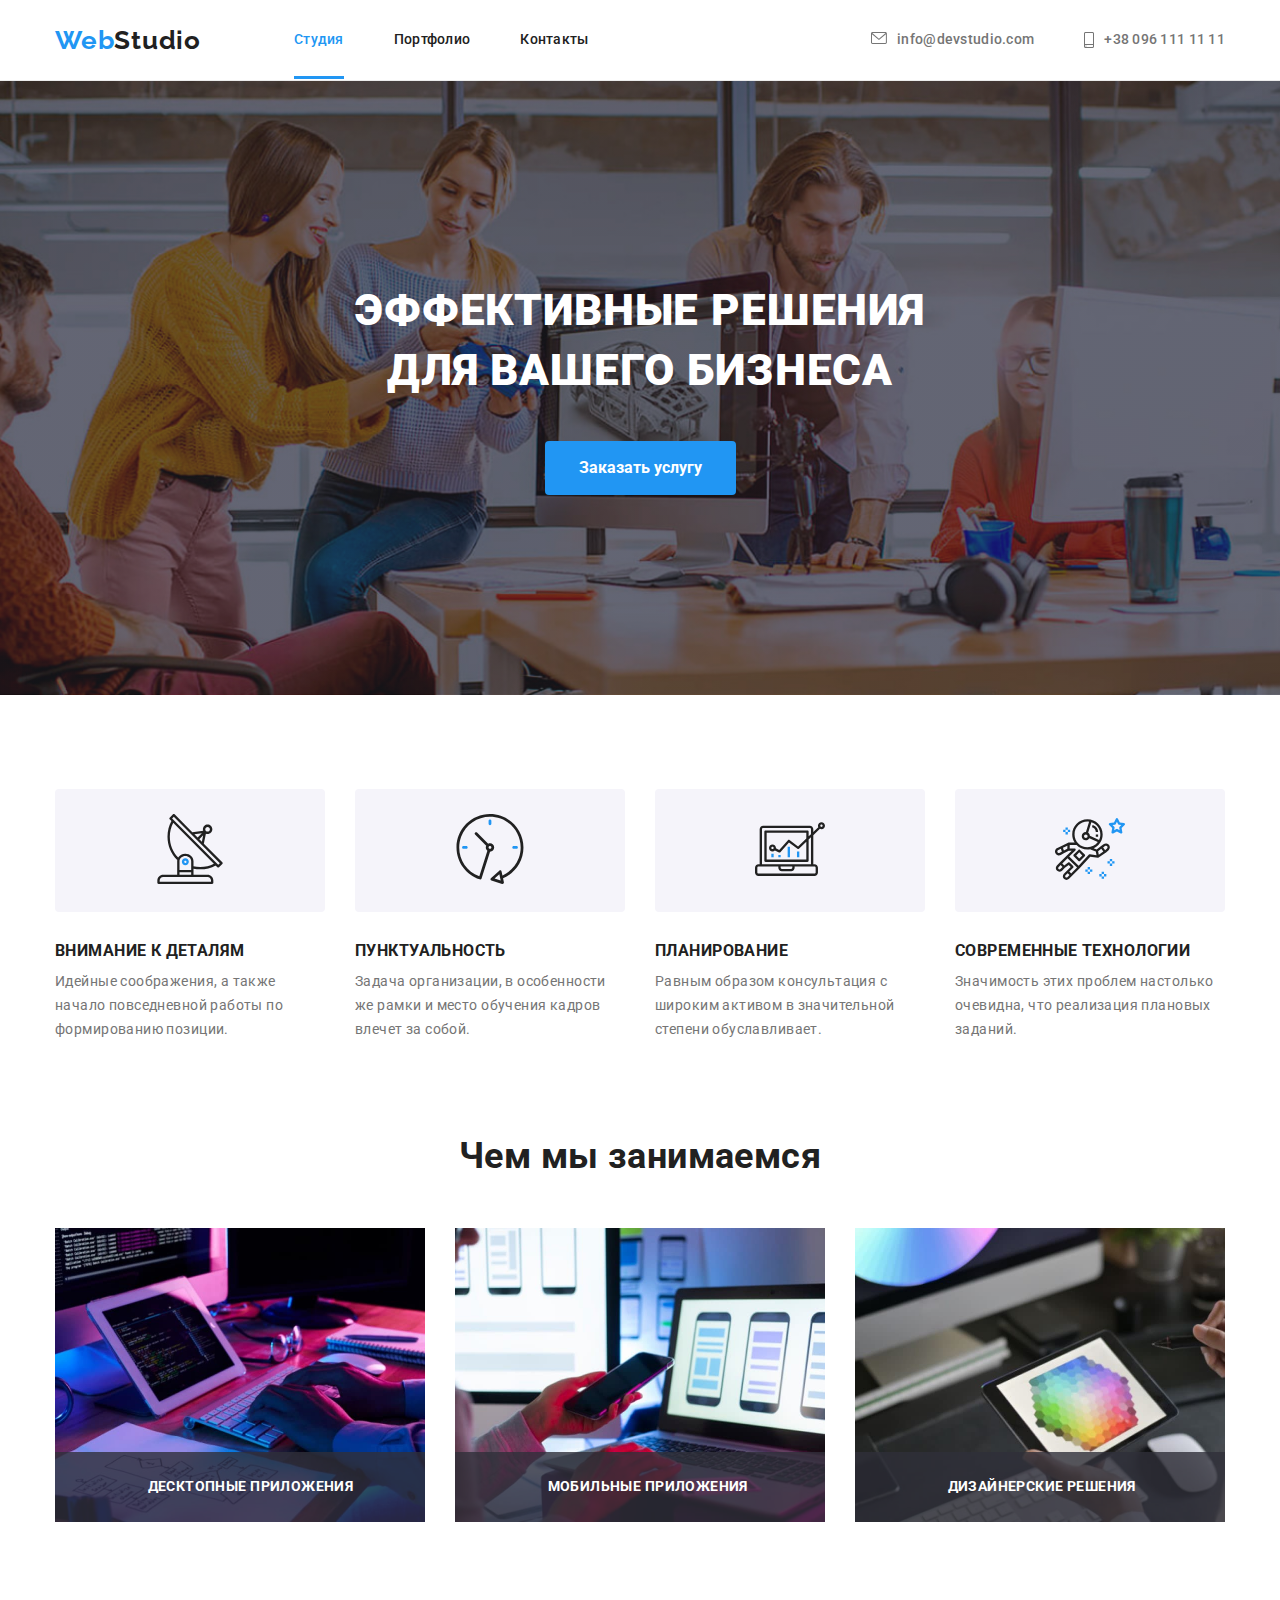
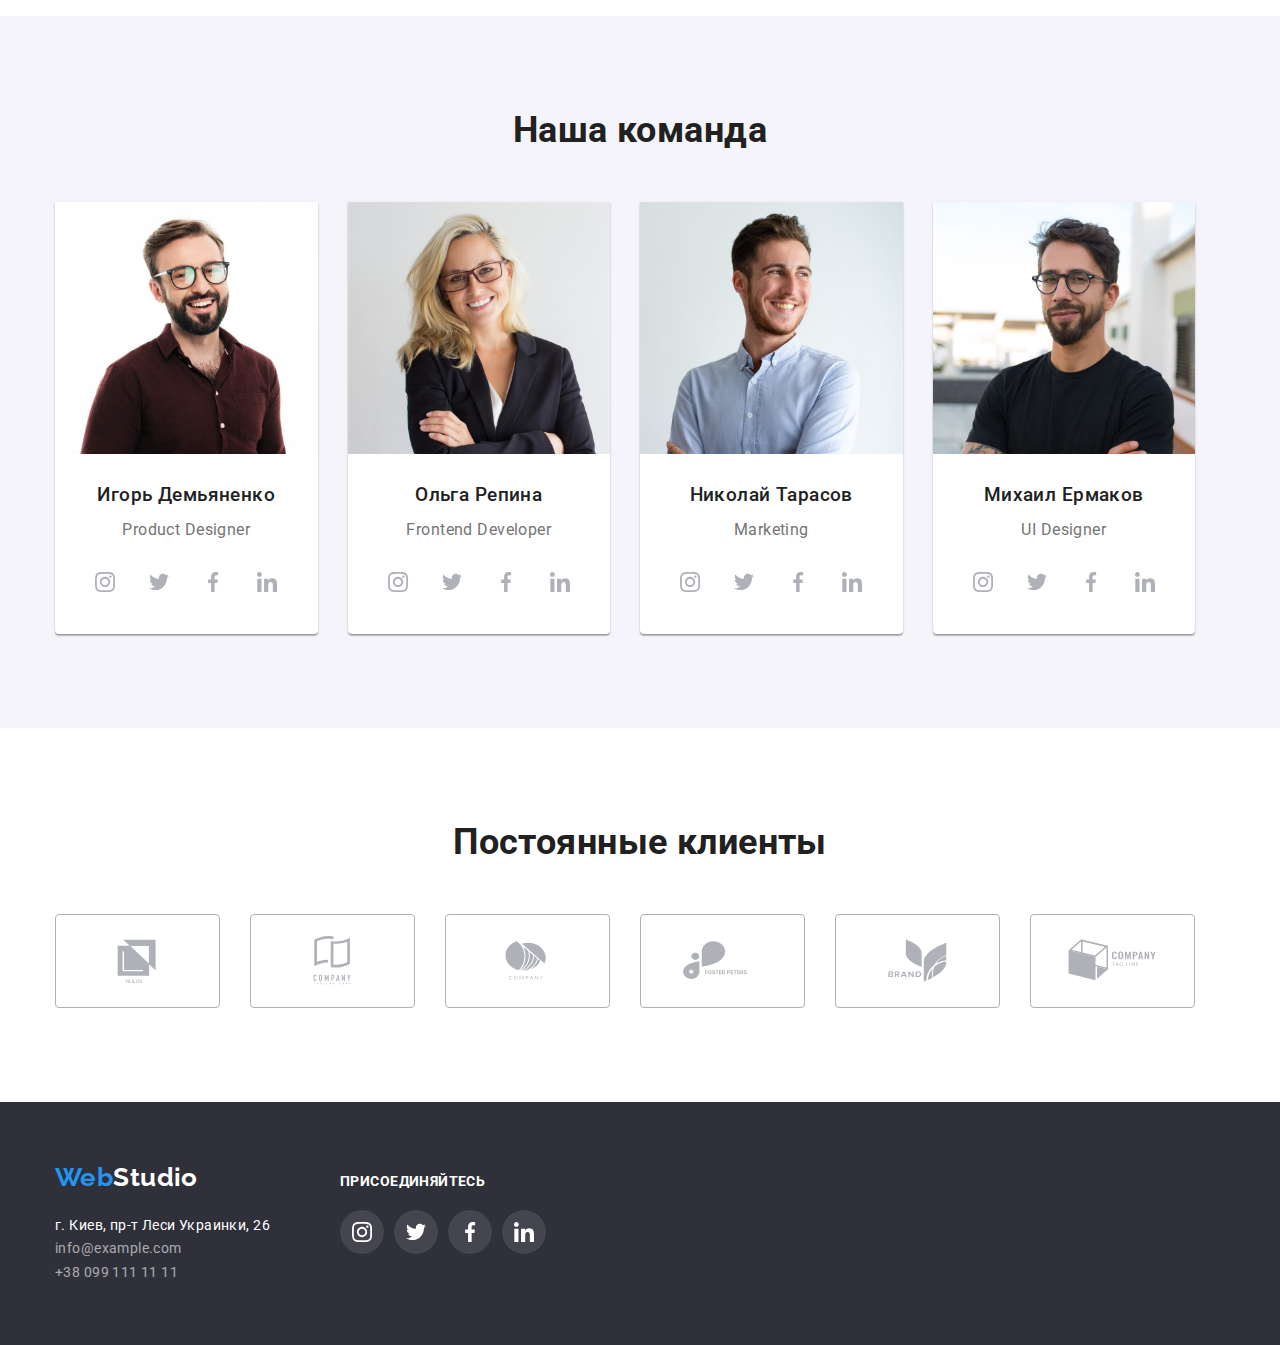
<file: index.html>
<!DOCTYPE html>
<html lang="ru">
  <head>
    <meta charset="UTF-8" />
    <meta http-equiv="X-UA-Compatible" content="IE=edge" />
    <meta name="viewport" content="width=device-width, initial-scale=1.0" />
    <link
      href="https://fonts.googleapis.com/css2?family=Raleway:wght@700&family=Roboto:wght@400;500;700;900&display=swap"
      rel="stylesheet"
    />
    <link
      rel="stylesheet"
      href="https://cdnjs.cloudflare.com/ajax/libs/modern-normalize/1.1.0/modern-normalize.css"
    />
    <link rel="stylesheet" href="./css/style.css" />
    <title>Studio</title>
  </head>

  <body>
    <!--шапка-->

    <header class="header">
      <div class="container flex-header">
        <a class="webstudio" href="./index.html">
          <span class="webstudio-header"><span class="web">Web</span>Studio</span>
        </a>
        <nav>
          <ul class="header-nav">
            <li class="nav-list">
              <a class="nav-link current" href="./index.html">Студия</a>
            </li>
            <li class="nav-list">
              <a class="nav-link" href="./portfolio.html">Портфолио</a>
            </li>
            <li class="nav-list"><a class="nav-link" href="">Контакты</a></li>
          </ul>
        </nav>
        <ul class="header-contacts">
          <li class="contacts">
            <a class="contacts-list" href="mailto:info@devstudio.com">
              <svg class="icon-contacts" width="16" height="12">
                <use href="./images/icons.svg#icon-envelope"></use>
              </svg>
              info@devstudio.com
            </a>
          </li>
          <li class="contacts">
            <a class="contacts-list" href="tel:+380961111111">
              <svg class="icon-contacts" width="10" height="16">
                <use href="./images/icons.svg#icon-smartphone"></use></svg
              >+38 096 111 11 11
            </a>
          </li>
        </ul>
      </div>
    </header>

    <!--основной контент-->

    <main>
      <!--блок герой-->

      <section class="hero-section">
        <h1 class="hero-massage">
          ЭФФЕКТИВНЫЕ РЕШЕНИЯ<br />
          ДЛЯ ВАШЕГО БИЗНЕСА
        </h1>
        <button class="hero-button" type="button" data-modal-open>Заказать услугу</button>
        <div class="blackdrop is-hidden" data-modal>
          <div class="modal">
            <button class="modal-close" type="button" data-modal-close>
              <svg width="18" height="18">
                <use href="./images/icons.svg#icon-close"></use>
              </svg>
            </button>
          </div>
        </div>
      </section>

      <!--центральный блок-->

      <!-- Наши положительные стороны -->

      <section class="section section-pluses">
        <div class="container">
          <h2 class="title-hiden">Наши положительные стороны</h2>

          <ul class="pluses">
            <li class="pluses-list">
              <div class="pluses-logo">
                <svg class="icon-pluses">
                  <use href="./images/icons.svg#icon-antenna"></use>
                </svg>
              </div>
              <h3 class="our-pluses">Внимание к деталям</h3>
              <p class="pluses-about">
                Идейные соображения, а также начало повседневной работы по формированию позиции.
              </p>
            </li>
            <li class="pluses-list">
              <div class="pluses-logo">
                <svg class="icon-pluses">
                  <use href="./images/icons.svg#icon-clock"></use>
                </svg>
              </div>
              <h3 class="our-pluses">Пунктуальность</h3>
              <p class="pluses-about">
                Задача организации, в особенности же рамки и место обучения кадров влечет за собой.
              </p>
            </li>
            <li class="pluses-list">
              <div class="pluses-logo">
                <svg class="icon-pluses">
                  <use href="./images/icons.svg#icon-diagram"></use>
                </svg>
              </div>
              <h3 class="our-pluses">Планирование</h3>
              <p class="pluses-about">
                Равным образом консультация с широким активом в значительной степени обуславливает.
              </p>
            </li>
            <li class="pluses-list">
              <div class="pluses-logo">
                <svg class="icon-pluses">
                  <use href="./images/icons.svg#icon-astronaut"></use>
                </svg>
              </div>
              <h3 class="our-pluses">Современные технологии</h3>
              <p class="pluses-about">
                Значимость этих проблем настолько очевидна, что реализация плановых заданий.
              </p>
            </li>
          </ul>
        </div>
      </section>

      <!-- блок примеров работ -->

      <section class="section">
        <div class="container">
          <h2 class="section-title">Чем мы занимаемся</h2>
          <ul class="examples">
            <li class="examples-list">
              <div class="examples-overlay">
                <img class="exaples-img" src="./images/box1.jpg" alt="проектирование" width="370" />
                <h3 class="examples-text">Десктопные приложения</h3>
              </div>
            </li>
            <li class="examples-list">
              <div class="examples-overlay">
                <img class="exaples-img" src="./images/box2.jpg" alt="проектирование" width="370" />
                <h3 class="examples-text">Мобильные приложения</h3>
              </div>
            </li>
            <li class="examples-list">
              <div class="examples-overlay">
                <img class="exaples-img" src="./images/box3.jpg" alt="проектирование" width="370" />
                <h3 class="examples-text">Дизайнерские решения</h3>
              </div>
            </li>
          </ul>
        </div>
      </section>

      <!--блок наша команда-->
      <section class="team-section section">
        <div class="container">
          <h2 class="section-title">Наша команда</h2>
          <ul class="team-block">
            <li class="team-card">
              <img class="exaples-img" src="./images/team1.jpg" alt="Игорь" width="270" />
              <div class="team-about">
                <h3 class="team-names">Игорь Демьяненко</h3>
                <p class="team-job">Product Designer</p>
                <ul class="team-links">
                  <li class="team-socials">
                    <a class="team-flex" href="">
                      <svg class="social-icon">
                        <use href="./images/icons.svg#icon-instagram"></use>
                      </svg>
                    </a>
                  </li>
                  <li class="team-socials">
                    <a class="team-flex" href=""
                      ><svg class="social-icon">
                        <use href="./images/icons.svg#icon-twitter"></use></svg
                    ></a>
                  </li>
                  <li class="team-socials">
                    <a class="team-flex" href=""
                      ><svg class="social-icon">
                        <use href="./images/icons.svg#icon-facebook"></use></svg
                    ></a>
                  </li>
                  <li class="team-socials">
                    <a class="team-flex" href=""
                      ><svg class="social-icon">
                        <use href="./images/icons.svg#icon-linkedin"></use></svg
                    ></a>
                  </li>
                </ul>
              </div>
            </li>
            <li class="team-card">
              <img class="exaples-img" src="./images/team2.jpg" alt="Ольга" width="270" />
              <div class="team-about">
                <h3 class="team-names">Ольга Репина</h3>
                <p class="team-job">Frontend Developer</p>
                <ul class="team-links">
                  <li class="team-socials">
                    <a class="team-flex" href="">
                      <svg class="social-icon">
                        <use href="./images/icons.svg#icon-instagram"></use>
                      </svg>
                    </a>
                  </li>
                  <li class="team-socials">
                    <a class="team-flex" href=""
                      ><svg class="social-icon">
                        <use href="./images/icons.svg#icon-twitter"></use></svg
                    ></a>
                  </li>
                  <li class="team-socials">
                    <a class="team-flex" href=""
                      ><svg class="social-icon">
                        <use href="./images/icons.svg#icon-facebook"></use></svg
                    ></a>
                  </li>
                  <li class="team-socials">
                    <a class="team-flex" href=""
                      ><svg class="social-icon">
                        <use href="./images/icons.svg#icon-linkedin"></use></svg
                    ></a>
                  </li>
                </ul>
              </div>
            </li>
            <li class="team-card">
              <img class="exaples-img" src="./images/team3.jpg" alt="Николай" width="270" />
              <div class="team-about">
                <h3 class="team-names">Николай Тарасов</h3>
                <p class="team-job">Marketing</p>
                <ul class="team-links">
                  <li class="team-socials">
                    <a class="team-flex" href="">
                      <svg class="social-icon">
                        <use href="./images/icons.svg#icon-instagram"></use>
                      </svg>
                    </a>
                  </li>
                  <li class="team-socials">
                    <a class="team-flex" href=""
                      ><svg class="social-icon">
                        <use href="./images/icons.svg#icon-twitter"></use></svg
                    ></a>
                  </li>
                  <li class="team-socials">
                    <a class="team-flex" href=""
                      ><svg class="social-icon">
                        <use href="./images/icons.svg#icon-facebook"></use></svg
                    ></a>
                  </li>
                  <li class="team-socials">
                    <a class="team-flex" href=""
                      ><svg class="social-icon">
                        <use href="./images/icons.svg#icon-linkedin"></use></svg
                    ></a>
                  </li>
                </ul>
              </div>
            </li>
            <li class="team-card">
              <img class="exaples-img" src="./images/team4.jpg" alt="Михаил" width="270" />
              <div class="team-about">
                <h3 class="team-names">Михаил Ермаков</h3>
                <p class="team-job">UI Designer</p>
                <ul class="team-links">
                  <li class="team-socials">
                    <a class="team-flex" href="">
                      <svg class="social-icon">
                        <use href="./images/icons.svg#icon-instagram"></use>
                      </svg>
                    </a>
                  </li>
                  <li class="team-socials">
                    <a class="team-flex" href=""
                      ><svg class="social-icon">
                        <use href="./images/icons.svg#icon-twitter"></use></svg
                    ></a>
                  </li>
                  <li class="team-socials">
                    <a class="team-flex" href=""
                      ><svg class="social-icon">
                        <use href="./images/icons.svg#icon-facebook"></use></svg
                    ></a>
                  </li>
                  <li class="team-socials">
                    <a class="team-flex" href=""
                      ><svg class="social-icon">
                        <use href="./images/icons.svg#icon-linkedin"></use></svg
                    ></a>
                  </li>
                </ul>
              </div>
            </li>
          </ul>
        </div>
      </section>

      <!-- блок постоянные клиенты -->

      <section class="section">
        <div class="container">
          <h2 class="section-title clients-title">Постоянные клиенты</h2>
          <ul class="clients-list">
            <li class="clients-companies">
              <a class="clients-flex" href=""
                ><svg class="icon-companies">
                  <use href="./images/icons.svg#icon-logo1"></use></svg
              ></a>
            </li>
            <li class="clients-companies">
              <a class="clients-flex" href="">
                <svg class="icon-companies">
                  <use href="./images/icons.svg#icon-logo2"></use></svg
              ></a>
            </li>
            <li class="clients-companies">
              <a class="clients-flex" href="">
                <svg class="icon-companies">
                  <use href="./images/icons.svg#icon-logo3"></use></svg
              ></a>
            </li>
            <li class="clients-companies">
              <a class="clients-flex" href="">
                <svg class="icon-companies">
                  <use href="./images/icons.svg#icon-logo4"></use></svg
              ></a>
            </li>
            <li class="clients-companies">
              <a class="clients-flex" href="">
                <svg class="icon-companies">
                  <use href="./images/icons.svg#icon-logo5"></use></svg
              ></a>
            </li>
            <li class="clients-companies">
              <a class="clients-flex" href="">
                <svg class="icon-companies">
                  <use href="./images/icons.svg#icon-logo6"></use></svg
              ></a>
            </li>
          </ul>
        </div>
      </section>
    </main>

    <!--футер-->
    <footer class="footer">
      <div class="container">
        <div class="footer-flex">
          <div class="footer-contacts">
            <a class="footer-logo" href="./index.html">
              <span class="webstudio-footer"><span class="web">Web</span>Studio</span>
            </a>
            <address class="address">
              <ul>
                <li>
                  <a class="fact-address" href="https://goo.gl/maps/FLYPkyDx762nyWsy5"
                    >г. Киев, пр-т Леси Украинки, 26
                  </a>
                </li>
                <li>
                  <a class="contacts-footer" href="mailto:info@example.com">info@example.com</a>
                </li>
                <li>
                  <a class="contacts-footer" href="tel:+380991111111">+38 099 111 11 11</a>
                </li>
              </ul>
            </address>
          </div>
          <div class="join-us">
            <h3 class="join-h3">присоединяйтесь</h3>
            <ul class="social-links">
              <li class="join-margin">
                <a class="join-icon" href=""
                  ><svg class="social-icon">
                    <use href="./images/icons.svg#icon-instagram1"></use></svg
                ></a>
              </li>
              <li class="join-margin">
                <a class="join-icon" href=""
                  ><svg class="social-icon">
                    <use href="./images/icons.svg#icon-twitter1"></use></svg
                ></a>
              </li>
              <li class="join-margin">
                <a class="join-icon" href=""
                  ><svg class="social-icon">
                    <use href="./images/icons.svg#icon-facebook1"></use></svg
                ></a>
              </li>
              <li class="join-margin">
                <a class="join-icon" href=""
                  ><svg class="social-icon">
                    <use href="./images/icons.svg#icon-linkedin1"></use></svg
                ></a>
              </li>
            </ul>
          </div>
        </div>
      </div>
    </footer>

    <script src="./js/modal.js"></script>
  </body>
</html>
</file>
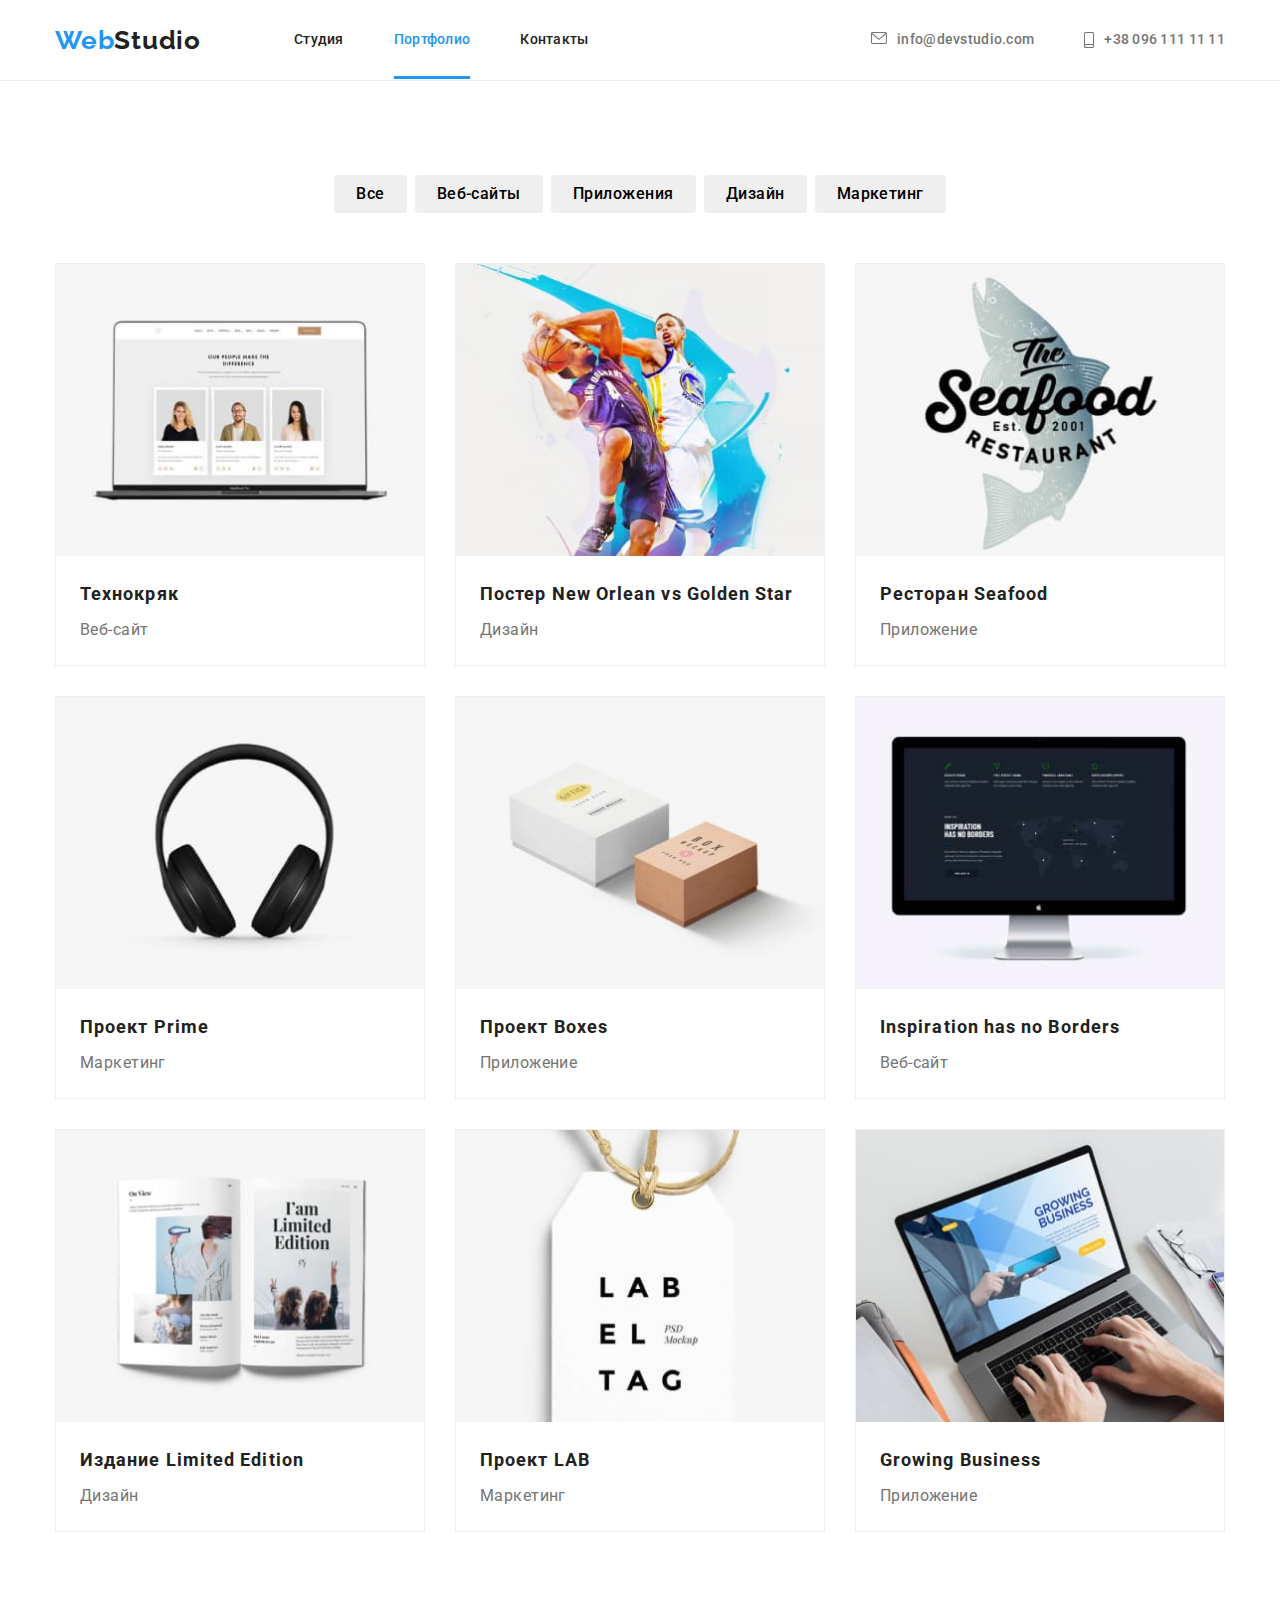
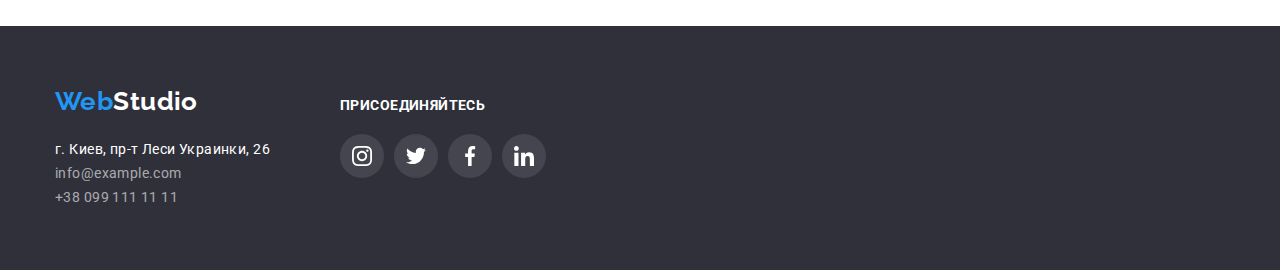
<file: portfolio.html>
<!DOCTYPE html>
<html lang="ru">
  <head>
    <meta charset="UTF-8" />
    <meta http-equiv="X-UA-Compatible" content="IE=edge" />
    <meta name="viewport" content="width=device-width, initial-scale=1.0" />
    <link
      href="https://fonts.googleapis.com/css2?family=Raleway:wght@700&family=Roboto:wght@400;500;700;900&display=swap"
      rel="stylesheet"
    />
    <link
      rel="stylesheet"
      href="https://cdnjs.cloudflare.com/ajax/libs/modern-normalize/1.1.0/modern-normalize.css"
    />
    <link rel="stylesheet" href="./css/style.css" />
    <title>Studio</title>
  </head>

  <body>
    <!--хедер-->
    <header class="header">
      <div class="container flex-header">
        <a class="webstudio" href="./index.html">
          <span class="webstudio-header"><span class="web">Web</span>Studio</span>
        </a>
        <nav>
          <ul class="header-nav">
            <li class="nav-list">
              <a class="nav-link" href="./index.html">Студия</a>
            </li>
            <li class="nav-list">
              <a class="nav-link current" href="./portfolio.html">Портфолио</a>
            </li>
            <li class="nav-list"><a class="nav-link" href="">Контакты</a></li>
          </ul>
        </nav>
        <ul class="header-contacts">
          <li class="contacts">
            <a class="contacts-list" href="mailto:info@devstudio.com">
              <svg class="icon-contacts" width="16" height="12">
                <use href="./images/icons.svg#icon-envelope"></use>
              </svg>
              info@devstudio.com
            </a>
          </li>
          <li class="contacts">
            <a class="contacts-list" href="tel:+380961111111">
              <svg class="icon-contacts" width="10" height="16">
                <use href="./images/icons.svg#icon-smartphone"></use></svg
              >+38 096 111 11 11
            </a>
          </li>
        </ul>
      </div>
    </header>

    <!--основной контент-->
    <main>
      <section class="section">
        <div class="container">
          <h1 class="title-hiden">Примеры наших работ</h1>

          <!--навигация-->

          <ul class="portfolio-nav">
            <li class="portfolio-button"><button class="button-nav" type="button">Все</button></li>
            <li class="portfolio-button">
              <button class="button-nav" type="button">Веб-сайты</button>
            </li>
            <li class="portfolio-button">
              <button class="button-nav" type="button">Приложения</button>
            </li>
            <li class="portfolio-button">
              <button class="button-nav" type="button">Дизайн</button>
            </li>
            <li class="portfolio-button">
              <button class="button-nav" type="button">Маркетинг</button>
            </li>
          </ul>

          <!--примеры работ-->
          <ul class="work-list">
            <li class="work-card">
              <a class="work-flex" href="">
                <div class="work-overlay">
                  <img
                    class="exaples-img"
                    src="./images/project1.jpg"
                    alt="пример веб-сайта"
                    width="370"
                  />
                  <p class="overlay-text">
                    Технокряк это современная площадка распространения коронавируса. Компании
                    используют эту платформу для цифрового шпионажа и атак на защищённые сервера
                    конкурентов.
                  </p>
                </div>
                <div class="card-container">
                  <h2 class="work-name">Технокряк</h2>
                  <p class="work-type">Веб-сайт</p>
                </div>
              </a>
            </li>
            <li class="work-card">
              <a class="work-flex" href=""
                ><div class="work-overlay">
                  <img
                    class="exaples-img"
                    src="./images/project2.jpg"
                    alt="пример дизайна"
                    width="370"
                  />
                  <p class="overlay-text">
                    Технокряк это современная площадка распространения коронавируса. Компании
                    используют эту платформу для цифрового шпионажа и атак на защищённые сервера
                    конкурентов.
                  </p>
                </div>
                <div class="card-container">
                  <h2 class="work-name">Постер New Orlean vs Golden Star</h2>
                  <p class="work-type">Дизайн</p>
                </div>
              </a>
            </li>
            <li class="work-card">
              <a class="work-flex" href=""
                ><div class="work-overlay">
                  <img
                    class="exaples-img"
                    src="./images/project3.jpg"
                    alt="пример приложения"
                    width="370"
                  />
                  <p class="overlay-text">
                    Технокряк это современная площадка распространения коронавируса. Компании
                    используют эту платформу для цифрового шпионажа и атак на защищённые сервера
                    конкурентов.
                  </p>
                </div>
                <div class="card-container">
                  <h2 class="work-name">Ресторан Seafood</h2>
                  <p class="work-type">Приложение</p>
                </div>
              </a>
            </li>
            <li class="work-card">
              <a class="work-flex" href=""
                ><div class="work-overlay">
                  <img
                    class="exaples-img"
                    src="./images/project4.jpg"
                    alt="маркетинг"
                    width="370"
                  />
                  <p class="overlay-text">
                    Технокряк это современная площадка распространения коронавируса. Компании
                    используют эту платформу для цифрового шпионажа и атак на защищённые сервера
                    конкурентов.
                  </p>
                </div>
                <div class="card-container">
                  <h2 class="work-name">Проект Prime</h2>
                  <p class="work-type">Маркетинг</p>
                </div>
              </a>
            </li>
            <li class="work-card">
              <a class="work-flex" href=""
                ><div class="work-overlay">
                  <img
                    class="exaples-img"
                    src="./images/project5.jpg"
                    alt="пример приложения"
                    width="370"
                  />
                  <p class="overlay-text">
                    Технокряк это современная площадка распространения коронавируса. Компании
                    используют эту платформу для цифрового шпионажа и атак на защищённые сервера
                    конкурентов.
                  </p>
                </div>
                <div class="card-container">
                  <h2 class="work-name">Проект Boxes</h2>
                  <p class="work-type">Приложение</p>
                </div>
              </a>
            </li>
            <li class="work-card">
              <a class="work-flex" href=""
                ><div class="work-overlay">
                  <img
                    class="exaples-img"
                    src="./images/project6.jpg"
                    alt="пример веб-сайта"
                    width="370"
                  />
                  <p class="overlay-text">
                    Технокряк это современная площадка распространения коронавируса. Компании
                    используют эту платформу для цифрового шпионажа и атак на защищённые сервера
                    конкурентов.
                  </p>
                </div>
                <div class="card-container">
                  <h2 class="work-name">Inspiration has no Borders</h2>
                  <p class="work-type">Веб-сайт</p>
                </div>
              </a>
            </li>
            <li class="work-card">
              <a class="work-flex" href=""
                ><div class="work-overlay">
                  <img
                    class="exaples-img"
                    src="./images/project7.jpg"
                    alt="пример дизайна"
                    width="370"
                  />
                  <p class="overlay-text">
                    Технокряк это современная площадка распространения коронавируса. Компании
                    используют эту платформу для цифрового шпионажа и атак на защищённые сервера
                    конкурентов.
                  </p>
                </div>
                <div class="card-container">
                  <h2 class="work-name">Издание Limited Edition</h2>
                  <p class="work-type">Дизайн</p>
                </div>
              </a>
            </li>
            <li class="work-card">
              <a class="work-flex" href=""
                ><div class="work-overlay">
                  <img
                    class="exaples-img"
                    src="./images/project8.jpg"
                    alt="маркетинг"
                    width="370"
                  />
                  <p class="overlay-text">
                    Технокряк это современная площадка распространения коронавируса. Компании
                    используют эту платформу для цифрового шпионажа и атак на защищённые сервера
                    конкурентов.
                  </p>
                </div>
                <div class="card-container">
                  <h2 class="work-name">Проект LAB</h2>
                  <p class="work-type">Маркетинг</p>
                </div>
              </a>
            </li>
            <li class="work-card">
              <a class="work-flex" href=""
                ><div class="work-overlay">
                  <img
                    class="exaples-img"
                    src="./images/project9.jpg"
                    alt="пример приложения"
                    width="370"
                  />
                  <p class="overlay-text">
                    Технокряк это современная площадка распространения коронавируса. Компании
                    используют эту платформу для цифрового шпионажа и атак на защищённые сервера
                    конкурентов.
                  </p>
                </div>
                <div class="card-container">
                  <h2 class="work-name">Growing Business</h2>
                  <p class="work-type">Приложение</p>
                </div>
              </a>
            </li>
          </ul>
        </div>
      </section>
    </main>

    <!--футер-->
    <footer class="footer">
      <div class="container">
        <div class="footer-flex">
          <div class="footer-contacts">
            <a class="footer-logo" href="./index.html">
              <span class="webstudio-footer"><span class="web">Web</span>Studio</span>
            </a>
            <address class="address">
              <ul>
                <li>
                  <a class="fact-address" href="https://goo.gl/maps/FLYPkyDx762nyWsy5"
                    >г. Киев, пр-т Леси Украинки, 26
                  </a>
                </li>
                <li>
                  <a class="contacts-footer" href="mailto:info@example.com">info@example.com</a>
                </li>
                <li>
                  <a class="contacts-footer" href="tel:+380991111111">+38 099 111 11 11</a>
                </li>
              </ul>
            </address>
          </div>
          <div class="join-us">
            <h3 class="join-h3">присоединяйтесь</h3>
            <ul class="social-links">
              <li class="join-margin">
                <a class="join-icon" href=""
                  ><svg class="social-icon">
                    <use href="./images/icons.svg#icon-instagram1"></use></svg
                ></a>
              </li>
              <li class="join-margin">
                <a class="join-icon" href=""
                  ><svg class="social-icon">
                    <use href="./images/icons.svg#icon-twitter1"></use></svg
                ></a>
              </li>
              <li class="join-margin">
                <a class="join-icon" href=""
                  ><svg class="social-icon">
                    <use href="./images/icons.svg#icon-facebook1"></use></svg
                ></a>
              </li>
              <li class="join-margin">
                <a class="join-icon" href=""
                  ><svg class="social-icon">
                    <use href="./images/icons.svg#icon-linkedin1"></use></svg
                ></a>
              </li>
            </ul>
          </div>
        </div>
      </div>
    </footer>
  </body>
</html>
</file>
<file: css/style.css>
:root {
  /* colors */

  --primary-text-color: #212121;
  --second-text-color: #757575;
  --action-text-color: #2196f3;
  --color-white: #ffffff;
  --hero-bg-color: #2f303a;
  --footer-bg-color: #2f303a;
  --pluses-svg-bg: #f5f4fa;

  /* cubic */

  --cubic: 250ms cubic-bezier(0.4, 0, 0.2, 1);
}

/*глобальные элементы*/

body {
  font-family: 'Roboto', Arial, Helvetica, sans-serif;
  font-size: 14px;
  color: var(--primary-text-color);

  letter-spacing: 0.03em;
}

li {
  list-style: none;
}

a {
  text-decoration: none;
}

h1,
h2,
h3,
h4,
p,
ul {
  margin: 0;
  padding: 0;
}

/* общие свойства */

.section {
  padding-top: 94px;
  padding-bottom: 94px;
}

.container {
  width: 1200px;
  margin-left: auto;
  margin-right: auto;
  padding-left: 15px;
  padding-right: 15px;
}

.exaples-img {
  display: block;
  max-width: 100%;
}

.title-hiden {
  position: absolute;
  width: 1px;
  height: 1px;
  margin: -1px;
  padding: 0;
  overflow: hidden;
  border: 0;
  clip: rect(0 0 0 0);
}

/*элементы хедера*/

.webstudio-header {
  font-family: 'Raleway', sans-serif;
  color: var(--primary-text-color);
  font-weight: bold;
  font-size: 26px;
  line-height: 1.19;
  letter-spacing: 0.03em;
}

.nav-link {
  color: currentColor;
  position: relative;
}

.web,
.current {
  color: var(--action-text-color);
}

.current::after {
  content: '';

  display: block;
  width: 100%;
  height: 3px;
  background-color: #2196f3;

  position: absolute;
  bottom: 0;
}

.header {
  border-bottom: 1px solid #ececec;
}

.flex-header {
  display: flex;
  align-items: center;

  font-weight: 500;
  font-size: 14px;
  line-height: 1.14;
  letter-spacing: 0.02em;
}

.header-nav {
  display: flex;
  margin-left: 93px;
}

.nav-list {
  padding: 32px 0;

  transition: color var(--cubic);
}

.nav-link {
  padding: 32px 0;
}

.nav-list:not(:last-child),
.contacts:not(:last-child) {
  margin-right: 50px;
}

.nav-list:hover,
.nav-list:focus {
  color: var(--action-text-color);
}

.cantacts {
  padding: 32px 0;
}

.contacts-list {
  padding: 32px 0;
  display: inline-flex;
  color: var(--second-text-color);

  transition: fill var(--cubic), transform var(--cubic), color var(--cubic);
}

.header-contacts {
  display: flex;
  margin-left: auto;
}

.icon-contacts {
  margin-right: 10px;
  fill: var(--second-text-color);
}

.contacts-list:hover .icon-contacts,
.contacts-list:focus .icon-contacts {
  fill: var(--action-text-color);
}

.contacts-list:hover,
.contacts-list:hover {
  color: var(--action-text-color);
  transform: scale(1.15);
}

/*центральный контент*/

/*блок герой*/

.hero-section {
  padding: 200px 0;
  margin: 0 auto;

  background-image: linear-gradient(to right, rgba(47, 48, 58, 0.4), rgba(47, 48, 58, 0.4)),
    url('../images/hero-bg.jpg');
  background-size: cover;
  background-repeat: no-repeat;
  background-position: center;
  background-color: var(--hero-bg-color);
  max-width: 1400px;
  letter-spacing: 0.06em;
  text-align: center;
}

.hero-massage {
  font-weight: 900;
  font-size: 44px;
  line-height: 1.36;
  text-transform: uppercase;
  color: var(--color-white);
}

.hero-button {
  border-color: transparent;
  border-radius: 4px;
  margin-top: 40px;
  padding: 10px 32px;

  font-weight: bold;
  font-size: 16px;
  line-height: 1.87;
  color: var(--color-white);
  background-color: var(--action-text-color);

  cursor: pointer;

  transition: transform var(--cubic);
}

.hero-button:hover {
  transform: scale(1.15);
}

/* Модалка */

.blackdrop {
  position: fixed;
  top: 0;
  left: 0;
  z-index: 2;

  opacity: 1;
  transition: opacity var(--cubic);

  width: 100%;
  height: 100%;
  background-color: rgba(0, 0, 0, 0.2);
}

.is-hidden {
  transition: opacity var(--cubic);
}

.blackdrop.is-hidden {
  opacity: 0;
  pointer-events: none;
}

.modal {
  position: absolute;
  top: 50%;
  left: 50%;

  transform: translate(-50%, -50%);

  min-width: 528px;
  min-height: 581px;
  background-color: var(--color-white);
}

.modal-close {
  position: absolute;
  top: 8px;
  right: 8px;

  width: 30px;
  height: 30px;

  display: flex;
  align-items: center;
  justify-content: center;

  border: 1px solid rgba(0, 0, 0, 0.1);
  border-radius: 50%;
  background-color: var(--color-white);

  cursor: pointer;
}

/* Наши положительные стороны */

.pluses {
  display: flex;
}

.section-pluses {
  padding-bottom: 0;
}

.our-pluses {
  margin-bottom: 10px;

  line-height: 1.14;
  text-transform: uppercase;
}

.pluses-logo {
  padding: 25px 100px;
  margin-bottom: 30px;

  max-width: 270px;
  background-color: var(--pluses-svg-bg);

  border-radius: 4px;
}

.icon-pluses {
  width: 70px;
  height: 70px;

  transition: transform var(--cubic);
}

.pluses-list {
  width: 270px;
}

.pluses-list:not(:last-child) {
  margin-right: 30px;
}

.pluses-about {
  line-height: 1.71;
  color: var(--second-text-color);
}

.section-title {
  margin-bottom: 50px;

  font-weight: bold;
  font-size: 36px;
  line-height: 1.16;
  text-align: center;
}

.icon-pluses:hover {
  transform: scale(1.15);
}

/* блок примеров работ */

.examples {
  display: flex;
}

.examples-list:not(:last-child) {
  margin-right: 30px;
}

.examples-list {
  position: relative;
}

.examples-overlay {
  width: 100%;
  height: 100%;
  position: relative;
}

.examples-overlay::before {
  display: inline-block;
  content: '';

  position: absolute;
  bottom: 0;
  left: 0;

  width: 100%;
  height: 70px;

  background-color: rgba(47, 48, 58, 0.8);
}

.examples-text {
  position: absolute;
  bottom: 27px;
  left: 25%;

  z-index: 1;

  font-weight: bold;
  font-size: 14px;
  line-height: 1.14;
  letter-spacing: 0.03em;
  text-transform: uppercase;
  color: var(--color-white);
}

/* наша комманда */

.team-block {
  display: flex;
}

.team-section {
  background-color: #f5f4fa;
  font-size: 16px;
  line-height: 1.18;
}

.team-card {
  background-color: var(--color-white);

  text-align: center;

  width: calc(100% / 4 - 30px);
  box-shadow: 0px 1px 3px rgba(0, 0, 0, 0.12), 0px 1px 1px rgba(0, 0, 0, 0.14),
    0px 2px 1px rgba(0, 0, 0, 0.2);
  border-radius: 0px 0px 4px 4px;
}

.team-card:not(:last-child) {
  margin-right: 30px;
}

.team-names {
  margin-bottom: 10px;

  font-weight: 500;
}

.team-job {
  margin-bottom: 16px;

  line-height: 1.71;
  color: var(--second-text-color);
}

.team-about {
  padding: 30px 32px;
}

/* соц сети на карточках */

.team-links {
  display: flex;
  justify-content: center;
}

.team-socials:not(:last-child) {
  margin-right: 10px;
}

.social-icon {
  width: 20px;
  height: 20px;
  fill: #afb1b8;

  transition: fill var(--cubic);
}

.team-flex {
  display: flex;
  justify-content: center;
  align-items: center;

  width: 44px;
  height: 44px;
  border-radius: 50%;

  transition: background-color var(--cubic);
}

.team-flex:hover,
.team-flex:focus {
  width: 44px;
  height: 44px;
  background-color: var(--action-text-color);
  border-radius: 50%;
}

.team-flex:hover .social-icon,
.team-flex:focus .social-icon {
  fill: var(--color-white);
}

/* блок постоянные клиенты */

.clients-title {
  margin-bottom: 50px;
}

.clients-list {
  display: flex;
}

.clients-companies {
  width: calc(100% / 6 - 30px);
}

.clients-companies:not(:last-child) {
  margin-right: 30px;
}

.icon-companies {
  width: 106px;
  height: 60px;
  fill: #afb1b8;
  transition: transform var(--cubic);
}

.clients-flex {
  display: flex;
  justify-content: center;
  align-items: center;
  padding: 16px 32px;

  border: 1px solid #afb1b8;
  border-radius: 4px;
  transition: border-color var(--cubic);
}

.clients-flex:hover,
.clients-flex:focus {
  border-color: var(--action-text-color);
}

.clients-flex:hover .icon-companies,
.clients-flex:focus .icon-companies {
  fill: var(--action-text-color);

  transform: scale(1.25);
}

/*элементы футера*/

.footer {
  background-color: var(--footer-bg-color);
  line-height: 1.71;
  padding: 60px 0;
}

.webstudio-footer {
  font-family: 'Raleway', sans-serif;
  font-weight: bold;
  font-size: 26px;
  color: var(--color-white);
  line-height: 1.19;
}

.fact-address {
  font-style: normal;
  color: var(--color-white);
  cursor: default;
}

.contacts-footer {
  font-style: normal;
  color: rgba(255, 255, 255, 0.6);

  transition: color var(--cubic);
}

.contacts-footer:hover,
.contacts-footer:focus {
  color: var(--action-text-color);
}

.footer-logo {
  display: block;
  margin-bottom: 20px;
}

.join-h3 {
  margin-bottom: 20px;

  font-weight: bold;
  font-size: 14px;
  line-height: 1.14;
  letter-spacing: 0.03em;
  text-transform: uppercase;
  color: var(--color-white);
}

.footer-flex {
  display: flex;
  align-items: baseline;
}

.footer-contacts {
  margin-right: 70px;
}

.social-links {
  display: flex;
}

.join-icon {
  display: flex;
  justify-content: center;
  align-items: center;
  width: 44px;
  height: 44px;
  background-color: rgba(255, 255, 255, 0.1);
  border-radius: 50%;

  transition: background-color var(--cubic);
}

.join-icon:hover,
.join-icon:focus {
  background-color: var(--action-text-color);
}

.join-margin:not(:last-child) {
  margin-right: 10px;
}

/*страница портфолио*/

.portfolio-nav {
  display: flex;
  justify-content: center;
  margin-bottom: 50px;
}

.button-nav {
  padding: 6px 22px;

  font-family: inherit;
  font-weight: 500;
  font-size: 16px;
  line-height: 1.6;
  letter-spacing: 0.03em;

  cursor: pointer;
  border: none;
  border-radius: 4px;

  transition: background-color var(--cubic), box-shadow var(--cubic), var(--cubic);
}

.button-nav:hover,
.button-nav:focus {
  background-color: var(--action-text-color);
  color: var(--color-white);
  box-shadow: 0px 3px 1px rgba(0, 0, 0, 0.1), 0px 1px 2px rgba(0, 0, 0, 0.08),
    0px 2px 2px rgba(0, 0, 0, 0.12);
}

.portfolio-button:not(:last-child) {
  margin-right: 8px;
}

.work-list {
  margin-right: -30px;
  margin-bottom: -30px;

  display: flex;
  flex-wrap: wrap;
}

.work-card {
  margin-right: 30px;
  margin-bottom: 30px;
  width: calc(100% / 3 - 30px);
  border: 1px solid #eeeeee;
  position: relative;
}

.work-flex {
  display: inline-block;

  transition: box-shadow var(--cubic);
}

.work-flex:hover,
.work-flex:focus {
  box-shadow: 0px 1px 1px rgba(0, 0, 0, 0.12), 0px 4px 4px rgba(0, 0, 0, 0.06),
    1px 4px 6px rgba(0, 0, 0, 0.16);
}

.work-overlay {
  position: relative;
  overflow: hidden;
}

.work-overlay::before {
  display: inline-block;
  content: '';
  position: absolute;
  width: 100%;
  height: 100%;
  opacity: 0;
  transform: translateY(100%);
  transition: transform var(--cubic);
}

.work-card:hover .work-overlay::before {
  opacity: 1;
  background-color: rgba(33, 150, 243, 0.9);

  transform: translateY(0);
}

.overlay-text {
  position: absolute;

  top: 64px;
  left: 32px;
  bottom: 64px;
  right: 32px;

  opacity: 0;
  transition: opacity var(--cubic);
  color: var(--color-white);

  font-size: 18px;
  line-height: 1.56;

  letter-spacing: 0.03em;
}

.work-card:hover .overlay-text {
  opacity: 1;
}

.card-container {
  padding: 20px 24px;
}

.work-name {
  margin-bottom: 4px;

  color: var(--primary-text-color);
  font-weight: bold;
  font-size: 18px;
  line-height: 2;
  letter-spacing: 0.06em;
}

.work-type {
  font-size: 16px;
  line-height: 1.8;
  color: var(--second-text-color);
}
</file>
